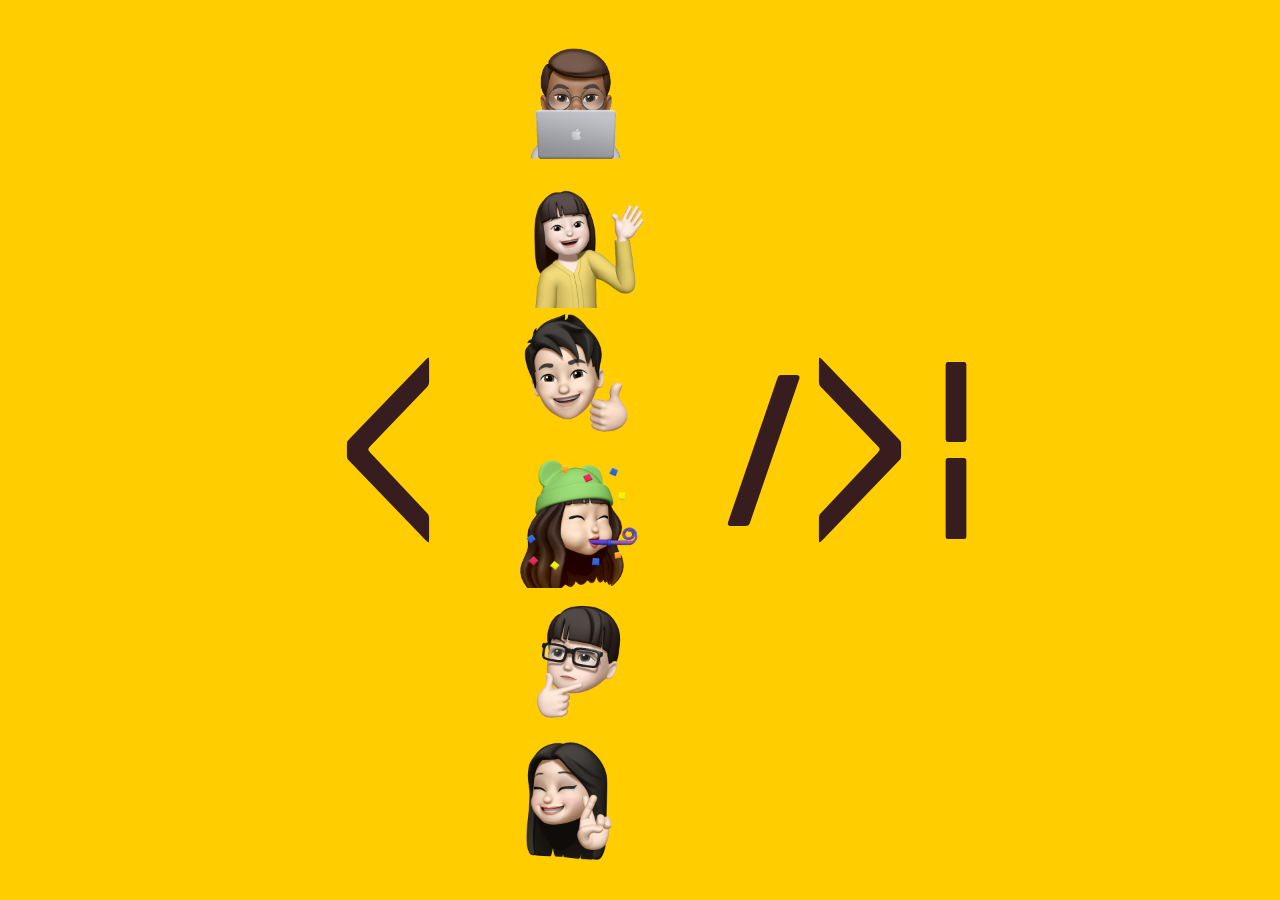
<file: index.html>
<!DOCTYPE html>
<html lang="en">
  <head>
    <meta charset="UTF-8" />
    <meta http-equiv="X-UA-Compatible" content="IE=edge" />
    <meta content="yes" name="apple-mobile-web-app-capable" />
    <meta
      content="minimum-scale=1.0, width=device-width, maximum-scale=1, user-scalable=no"
      name="viewport"
    />
    <title>Introduce</title>
    <link rel="stylesheet" href="./css/index.css" />
  </head>
  <body>
    <div class="prefix">&lt;</div>
    <div class="member">
      <ul>
        <li>
          <a href="./profiles/daeYoung.html">
            <div class="profile-box">
              <img src="images/daeYoung.png" alt="daeYoung" />
              <div class="alt">DaeYoung</div>
            </div>
          </a>
        </li>
        <li>
          <a href="./profiles/junseo.html">
            <div class="profile-box">
              <img src="./images/junseo.png" alt="junseo" />
              <div class="alt">Junseo</div>
            </div>
          </a>
        </li>
        <li>
          <a href="./profiles/changjoon.html">
            <div class="profile-box">
              <img src="./images/joon/face.png" alt="pilmo" />
              <div class="alt">Changjoon</div>
            </div>
          </a>
        </li>
      </ul>
      <ul>
        <li>
          <a href="./profiles/sori.html">
            <div class="profile-box">
              <img src="./images/sori.png" alt="pilmo" />
              <div class="alt">Sori</div>
            </div>
          </a>
        </li>
        <li>
          <a href="./profiles/pilmo.html">
            <div class="profile-box">
              <img src="./images/pilmo.png" alt="pilmo" />
              <div class="alt">Pilmo</div>
            </div>
          </a>
        </li>
        <li>
          <a href="./profiles/soyeon.html">
            <div class="profile-box">
              <img src="./images/soyeon.png" alt="soyeon" />
              <div class="alt">Soyeon</div>
            </div>
          </a>
        </li>
      </ul>
    </div>
    <div class="suffix">/&gt;</div>
  </body>
</html>
</file>
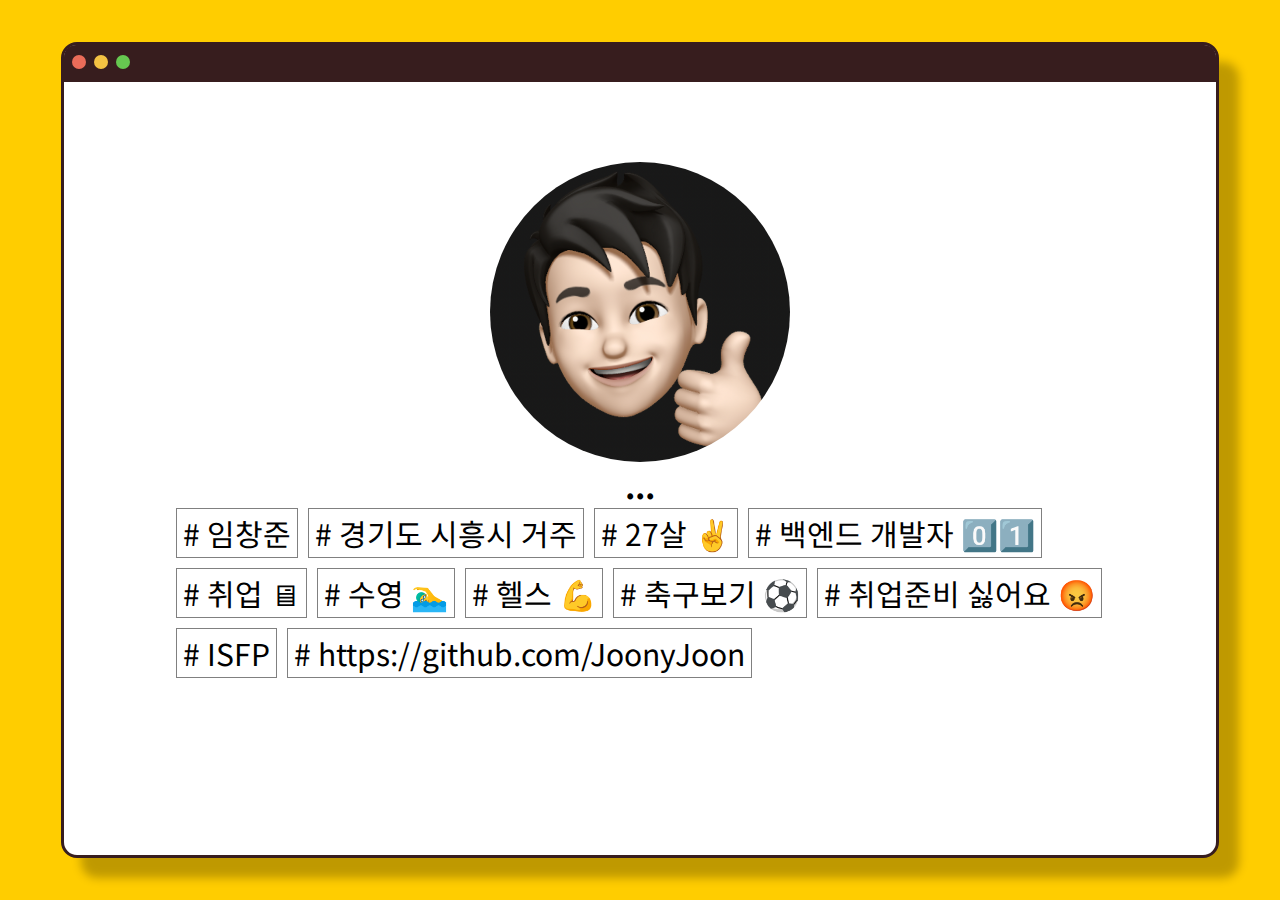
<file: profiles/changjoon.html>
<!DOCTYPE html>
<html lang="en">
  <head>
    <meta charset="UTF-8" />
    <meta http-equiv="X-UA-Compatible" content="IE=edge" />
    <meta name="viewport" content="width=device-width, initial-scale=1.0" />
    <title>Introduce - Changjoon</title>
    <link rel="stylesheet" href="../css/jsprofile.css" />
  </head>
  <body>
    <div class="window">
      <div class="window-header">
        <div class="btn-red"></div>
        <div class="btn-yel"></div>
        <div class="btn-grn"></div>
      </div>
      <div class="window-body">
        <div class="section">
          <div class="profile"><img src="../images/pic.png" /></div>
          <h1>...</h1>
          <article>
            <div class="tagbox">
              <p># 임창준</p>
            </div>
            <div class="tagbox">
              <p># 경기도 시흥시 거주</p>
            </div>
            <div class="tagbox">
              <p># 27살 ✌️</p>
            </div>
            <div class="tagbox">
              <p># 백엔드 개발자 0️⃣1️⃣</p>
            </div>
            <div class="tagbox">
              <p># 취업 🖥</p>
            </div>
            <div class="tagbox">
              <p># 수영 🏊‍♂️</p>
            </div>
            <div class="tagbox">
              <p># 헬스 💪</p>
            </div>
            <div class="tagbox">
              <p># 축구보기 ⚽️</p>
            </div>
            <div class="tagbox">
              <p># 취업준비 싫어요 😡</p>
            </div>
            <div class="tagbox">
              <p># ISFP</p>
            </div>
            <div class="tagbox">
              <p># https://github.com/JoonyJoon</p>
            </div>
          </article>
        </div>
      </div>
    </div>
  </body>
</html>
</file>
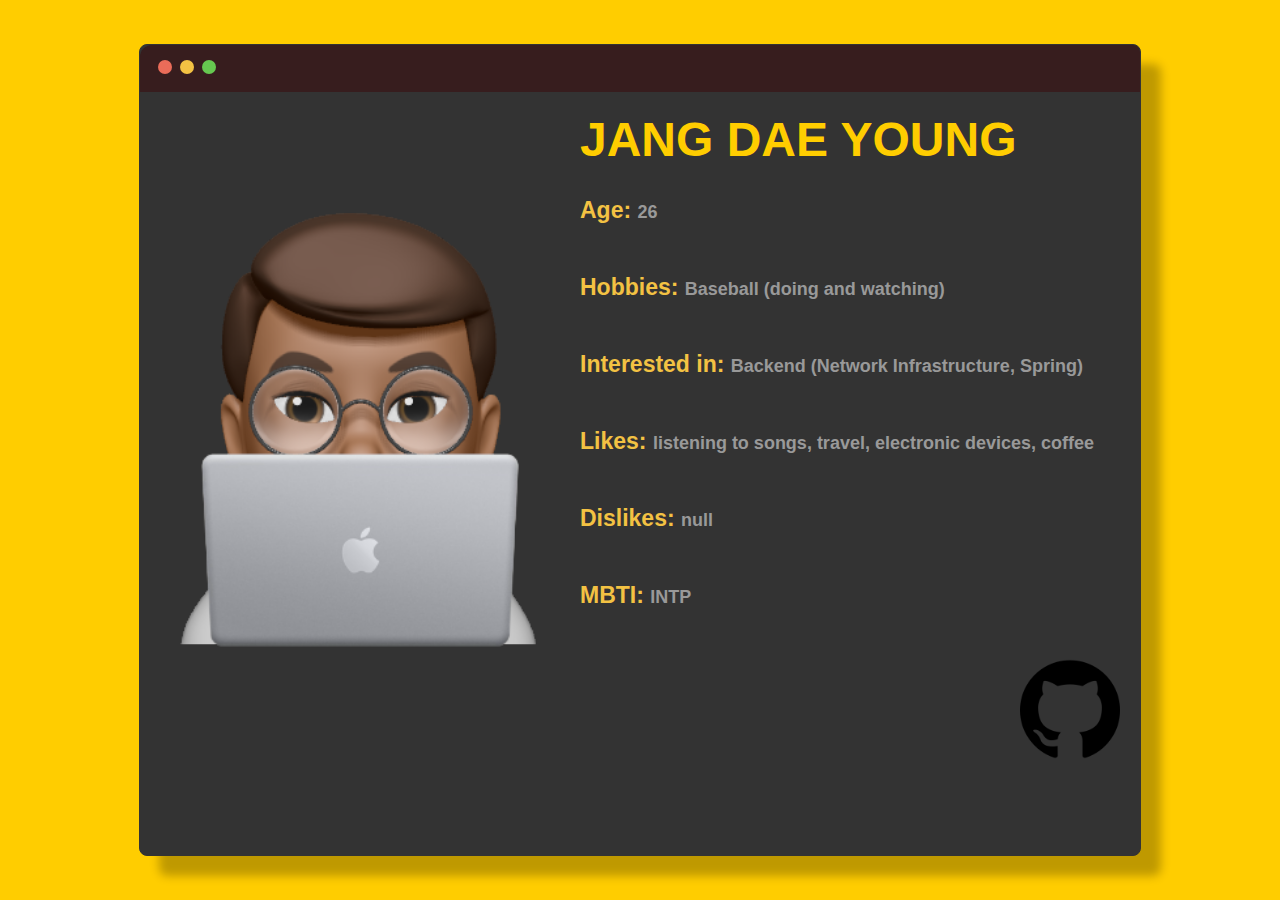
<file: profiles/daeYoung.html>
<!DOCTYPE html>
<html lang="en">
  <head>
    <meta charset="UTF-8" />
    <meta http-equiv="X-UA-Compatible" content="IE=edge" />
    <meta name="viewport" content="width=device-width, initial-scale=1.0" />
    <title>DaeYoung's Profile</title>
    <link rel="stylesheet" href="../css/profile.css" />
    <style>
      /* 스타일 추가 */
      body {
        font-family: "Nanum Gothic", sans-serif;
        text-align: center;
      }
      .window {
        border: 1px solid #333;
        background-color: #333333;
        border-radius: 8px;
        display: inline-block;
        margin: 30px auto;
        max-width: 1000px;
        overflow: hidden;
        width: 100%;
      }
      .window-header {
        background-color: #999;
        height: 20px;
        line-height: 20px;
        padding: 5px 10px;
        text-align: right;
      }
      .window-body {
        padding: 20px;
      }
      .profile-img {
        float: left;
        width: 400px;
        height: 550px;
        object-fit: cover;
        margin-right: 20px;
        margin-top: 20px;
        animation: rotate 1.5s infinite;
      }

      @keyframes rotate {
        from {
          transform: perspective(200px) rotateY(0deg);
        }
        to {
          transform: perspective(200px) rotateY(180deg);
        }
      }

      .profile-info {
        text-align: left;
      }
      .profile-info h1 {
        font-size: 48px; /* 글자 크기 */
        font-weight: bold; /* 굵기 */
        color: #ffcd00; /* 글자 색상 */
        text-transform: uppercase; /* 대문자 변환 */
      }
      .profile-info p {
        font-size: 23px;
        color: #f3c243;
        font-weight: bold;
        margin: 30px 10px 50px 10px;
      }
      .github-icon img {
        float: right;
        width: 100px;
        height: 100px;
      }
      span {
        font-size: 18px;
        font-weight: bold;
        color: #999999;
      }
    </style>
  </head>
  <body>
    <div class="window">
      <div class="window-header">
        <div class="btn-red"></div>
        <div class="btn-yel"></div>
        <div class="btn-grn"></div>
      </div>
      <div class="window-body">
        <img
          class="profile-img"
          src="../images/daeYoung.png"
          alt="DaeYoung's Profile Picture"
        />
        <div class="profile-info">
          <h1>Jang Dae Young</h1>
          <p class="age">Age: <span>26</span></p>
          <p class="hobbies">
            Hobbies: <span>Baseball (doing and watching)</span>
          </p>
          <p class="interest">
            Interested in: <span>Backend (Network Infrastructure, Spring)</span>
          </p>
          <p class="likes">
            Likes:
            <span>listening to songs, travel, electronic devices, coffee</span>
          </p>
          <p class="dislikes">Dislikes: <span>null</span></p>
          <p class="mbti">MBTI: <span>INTP</span></p>
        </div>
        <div class="github-icon">
          <a href="https://github.com/Longstick0">
            <img src="../images/githubLogo.png" alt="Github Icon" />
          </a>
        </div>
      </div>
    </div>
  </body>
</html>
</file>
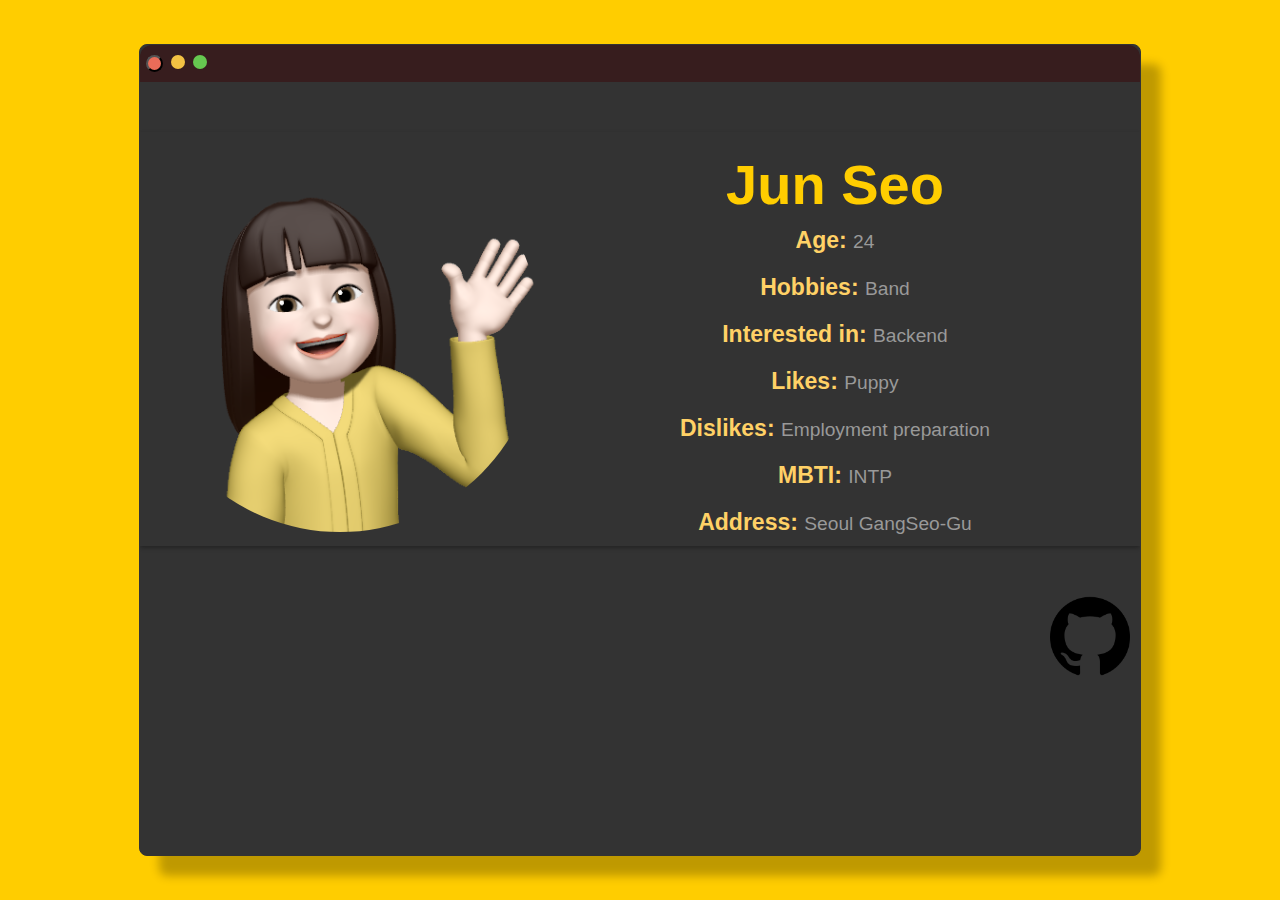
<file: profiles/junseo.html>
<!DOCTYPE html>
<html lang="en">
  <head>
    <meta charset="UTF-8" />
    <meta http-equiv="X-UA-Compatible" content="IE=edge" />
    <meta name="viewport" content="width=device-width, initial-scale=1.0" />
    <title>JunSeo's Profile</title>
    <link rel="stylesheet" href="../css/profile.css" />
    <style>
      body {
        font-family: 'Nanum Gothic', sans-serif;
        text-align: center;
      }
      .window {
        border: 1px solid #333;
        background-color: #333333;
        border-radius: 8px;
        display: inline-block;
        margin: 30px auto;
        max-width: 1000px;
        overflow: hidden;
        width: 100%;
      }
      #container {
        display: flex;
        justify-content: space-between;
        margin: 50px auto;
        max-width: 900px;
        background-color: #333333;
        padding-right: 150px;
        box-shadow: 0 2px 4px rgba(0, 0, 0, 0.3);
      }

      #container img {
        width: 300px;
        height: 300px;
        object-fit: cover;
        border-radius: 50%;
      }

      #container div {
        display: flex;
        flex-direction: column;
        justify-content: center;
        align-items: center;
      }

      h1 {
        font-size: 3rem;
        margin: 20px 0 0;
      }

      p {
        font-size: 1.2rem;
        color: #999999;
        margin: 10px 0;
        text-align: center;
      }

      #name {
        font-weight: bold;
        font-size: 3.5rem;
        color: #ffcd00;
      }
      #container img {
        width: 400px;
        height: 400px;
      }

      #age span,
      #hobbies span,
      #interest span,
      #likes span,
      #dislikes span,
      #mbti span,
      #address span {
        font-weight: bold;
        font-size: 23px;
        color: #ffd166;
      }
      .github-icon {
        float: right;
        width: 100px;
        height: 100px;
      }
      .btn-red {
        width: 17px;
        height: 17px;
        border-radius: 50%;
        margin-left: 6px;
      }
    </style>
  </head>
  <body>
    <div class="window">
      <div class="window-header">
        <button class="btn-red" onclick="window.history.back()"></button>
        <div class="btn-yel"></div>
        <div class="btn-grn"></div>
      </div>
      <div class="window-body">
        <div id="container">
          <img src="../images/junseo.png" alt="Profile Picture" />
          <div>
            <h1><span id="name">Jun Seo</span></h1>
            <p id="age"><span>Age: </span>24</p>
            <p id="hobbies"><span>Hobbies: </span>Band</p>
            <p id="interest"><span>Interested in: </span>Backend</p>
            <p id="likes"><span>Likes: </span>Puppy</p>
            <p id="dislikes"><span>Dislikes: </span>Employment preparation</p>
            <p id="mbti"><span>MBTI: </span>INTP</p>
            <p id="address"><span>Address: </span>Seoul GangSeo-Gu</p>
          </div>
        </div>
        <div class="github-icon">
          <a href="https://github.com/def30">
            <img
              src="../images/githubLogo.png"
              alt="Github Icon"
              width="80px"
              height="80px"
            />
          </a>
        </div>
      </div>
    </div>
  </body>
</html>
</file>
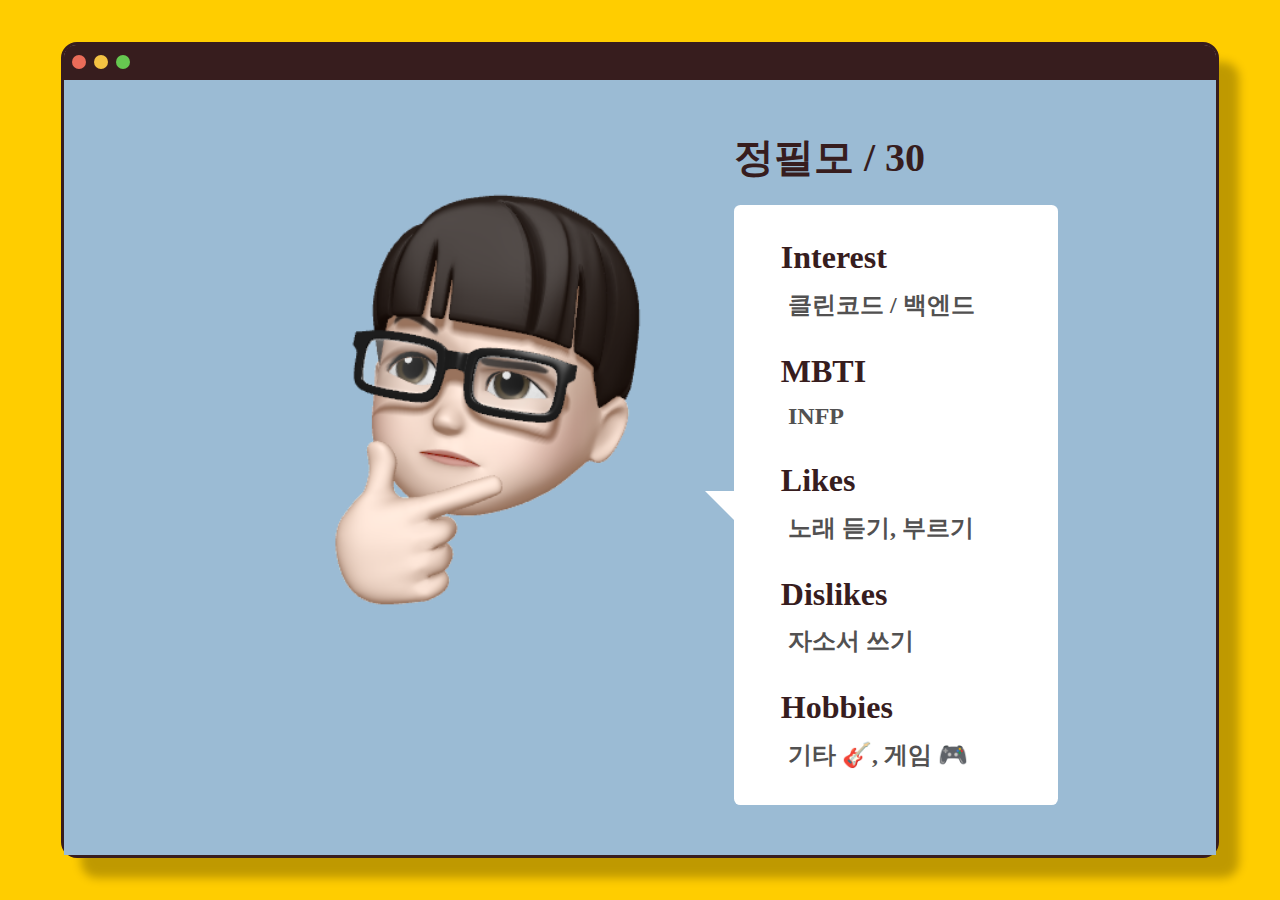
<file: profiles/pilmo.html>
<!DOCTYPE html>
<html lang="en">
  <head>
    <meta charset="UTF-8" />
    <meta http-equiv="X-UA-Compatible" content="IE=edge" />
    <meta name="viewport" content="width=device-width, initial-scale=1.0" />
    <title>Introduce - Pilmo</title>
    <link rel="stylesheet" href="../css/profile.css" />
    <link
      href="https://hangeul.pstatic.net/hangeul_static/css/nanum-square-neo.css"
      rel="stylesheet"
    />
    <style>
      body {
        font-family: 'NanumSquareNeo', serif;
      }

      .window-body {
        display: flex;
        justify-content: center;
        flex-wrap: wrap;
        align-content: center;
        width: 100%;
        height: 100%;
        background-color: #9bbbd4;
      }

      #profile-img {
        width: 40vw;
        height: 40vw;
        position: relative;
      }

      #profile-img::after {
        display: block;
        padding-bottom: 100%;
      }
      .content {
        position: absolute;
        top: 0;
        left: 0;
        width: 100%;
        height: 100%;
        object-fit: cover;
        border-radius: 50%;
      }

      h1 {
        font-size: 2.5em;
        margin-bottom: 20px;
        color: #371d1e;
      }

      h2 {
        color: #371d1e;
        font-size: 2em;
        margin: 5%;
      }

      p {
        font-size: 1.5em;
        color: rgb(82, 81, 81);
        text-indent: 20px;
        font-weight: bold;
      }

      .sub {
        margin: 10%;
      }

      .chat {
        position: relative;
        background: #ffffff;
        border-radius: 0.4em;
        width: 320px;
        padding: 2px 2px;
      }

      .chat:after {
        content: '';
        position: absolute;
        left: 0;
        top: 50%;
        width: 0;
        height: 0;
        border: 29px solid transparent;
        border-right-color: #ffffff;
        border-left: 0;
        border-top: 0;
        margin-top: -14.5px;
        margin-left: -29px;
      }
    </style>
  </head>
  <body>
    <div class="window">
      <div class="window-header">
        <a href="../index.html"><div class="btn-red"></div></a>
        <div class="btn-yel"></div>
        <div class="btn-grn"></div>
      </div>
      <div class="window-body">
        <div class="profile">
          <div id="profile-img">
            <img class="content" src="../images/pilmo.png" alt="pilmo" />
          </div>
        </div>
        <div class="introduce">
          <h1>정필모 / 30</h1>
          <div class="chat">
            <div class="sub">
              <h2>Interest</h2>
              <p>클린코드 / 백엔드</p>
            </div>
            <div class="sub">
              <h2>MBTI</h2>
              <p>INFP</p>
            </div>
            <div class="sub">
              <h2>Likes</h2>
              <p>노래 듣기, 부르기</p>
            </div>
            <div class="sub">
              <h2>Dislikes</h2>
              <p>자소서 쓰기</p>
            </div>
            <div class="sub">
              <h2>Hobbies</h2>
              <p>기타 🎸, 게임 🎮</p>
            </div>
          </div>
        </div>
      </div>
    </div>
  </body>
</html>
</file>
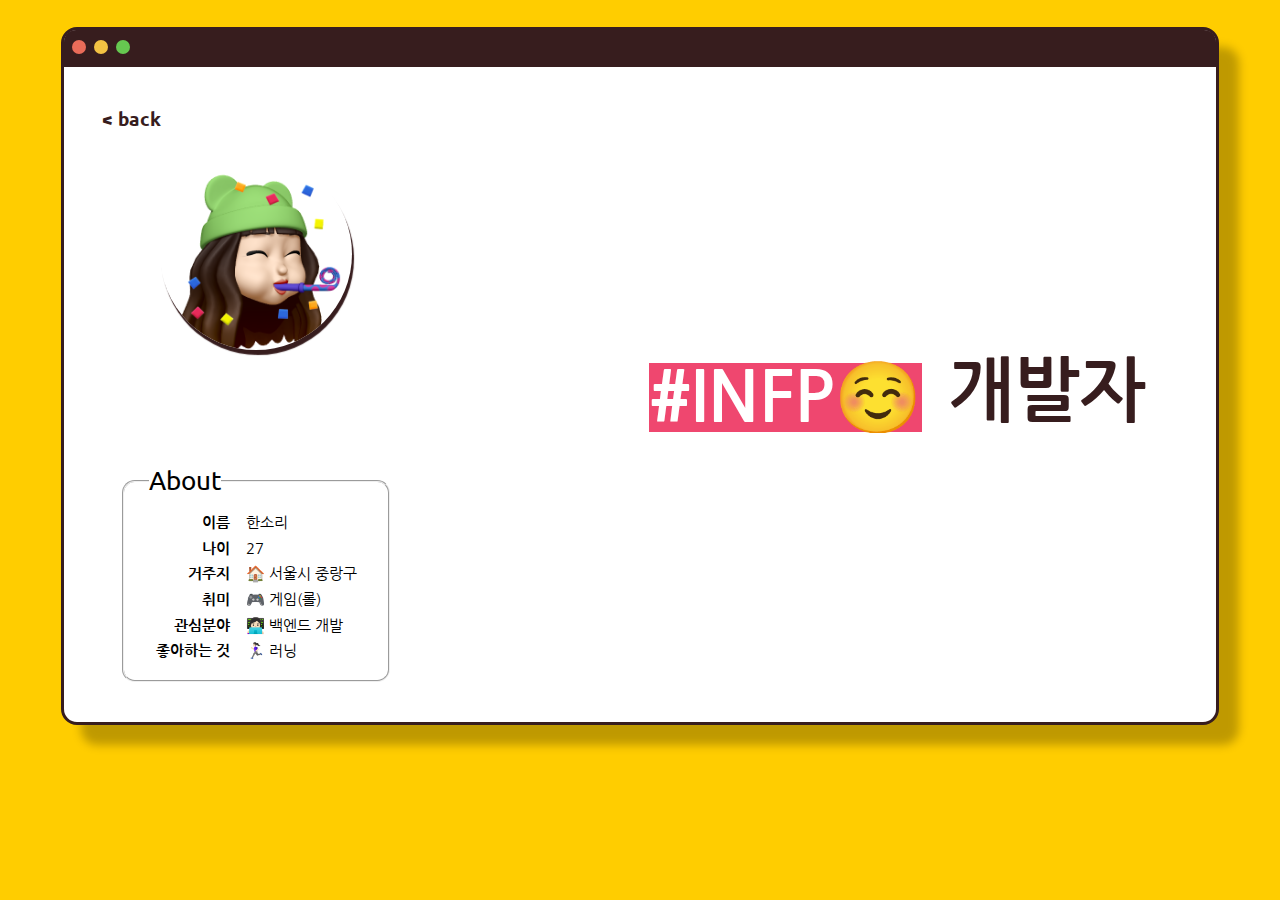
<file: profiles/sori.html>
<!DOCTYPE html>
<html lang="en">
  <head>
    <meta charset="UTF-8" />
    <meta http-equiv="X-UA-Compatible" content="IE=edge" />
    <meta name="viewport" content="width=device-width, initial-scale=1.0" />
    <title>Introduce - Sori</title>
    <link rel="stylesheet" href="../css/sori.css" />
    <link
      rel="stylesheet"
      href="https://cdnjs.cloudflare.com/ajax/libs/font-awesome/6.4.0/css/all.min.css"
      integrity="sha512-iecdLmaskl7CVkqkXNQ/ZH/XLlvWZOJyj7Yy7tcenmpD1ypASozpmT/E0iPtmFIB46ZmdtAc9eNBvH0H/ZpiBw=="
      crossorigin="anonymous"
      referrerpolicy="no-referrer"
    />
  </head>
  <body>
    <div class="window">
      <div class="window-header">
        <div class="btn-red"></div>
        <div class="btn-yel"></div>
        <div class="btn-grn"></div>
      </div>
      <div class="window-body">
        <aside>
          <div class="back"><a href="../index.html">&lt; back</a></div>
          <div class="profile">
            <img
              src="../images/sori.png"
              alt="profile picture"
              class="profile-img"
            />
          </div>
          <div class="social">
            <div class="instagram">
              <a href="http://instagram.com/so._.ri" target="_blank">
                <i class="fa-brands fa-instagram fa-2xl"></i>
              </a>
            </div>
            <div class="mail">
              <a href="mailto:thfl0131@naver.com">
                <i class="fa-solid fa-envelope fa-2xl"></i>
              </a>
            </div>
          </div>
          <div class="info">
            <fieldset>
              <legend>About</legend>
              <table>
                <tr>
                  <th>이름</th>
                  <td>한소리</td>
                </tr>
                <tr>
                  <th>나이</th>
                  <td>27</td>
                </tr>
                <tr>
                  <th>거주지</th>
                  <td>🏠 서울시 중랑구</td>
                </tr>
                <tr>
                  <th>취미</th>
                  <td>🎮 게임(롤)</td>
                </tr>
                <tr>
                  <th>관심분야</th>
                  <td>👩🏻‍💻 백엔드 개발</td>
                </tr>
                <tr>
                  <th>좋아하는 것</th>
                  <td>🏃🏻‍♀️ 러닝</td>
                </tr>
              </table>
            </fieldset>
          </div>
        </aside>
        <main>
          <div class="switching-box">
            <ul class="switching-box-list">
              <li class="switching-box-list-item">
                <span class="item-1">#INFP☺️</span>
              </li>
              <li class="switching-box-list-item">
                <span class="item-2">#백엔드👩🏻‍💻</span>
              </li>
              <li class="switching-box-list-item">
                <span class="item-3">#달리는🏃🏻‍♀️</span>
              </li>
              <li class="switching-box-list-item">
                <span class="item-4">#성장하는🌱</span>
              </li>
              <li class="switching-box-list-item">
                <span class="item-5">#기계공학과🤖</span>
              </li>
              <li class="switching-box-list-item">
                <span class="item-6">#T1_WIN🔥</span>
              </li>
            </ul>
            <p class="switching-box-text">개발자</p>
          </div>
        </main>
      </div>
    </div>
  </body>
</html>
</file>
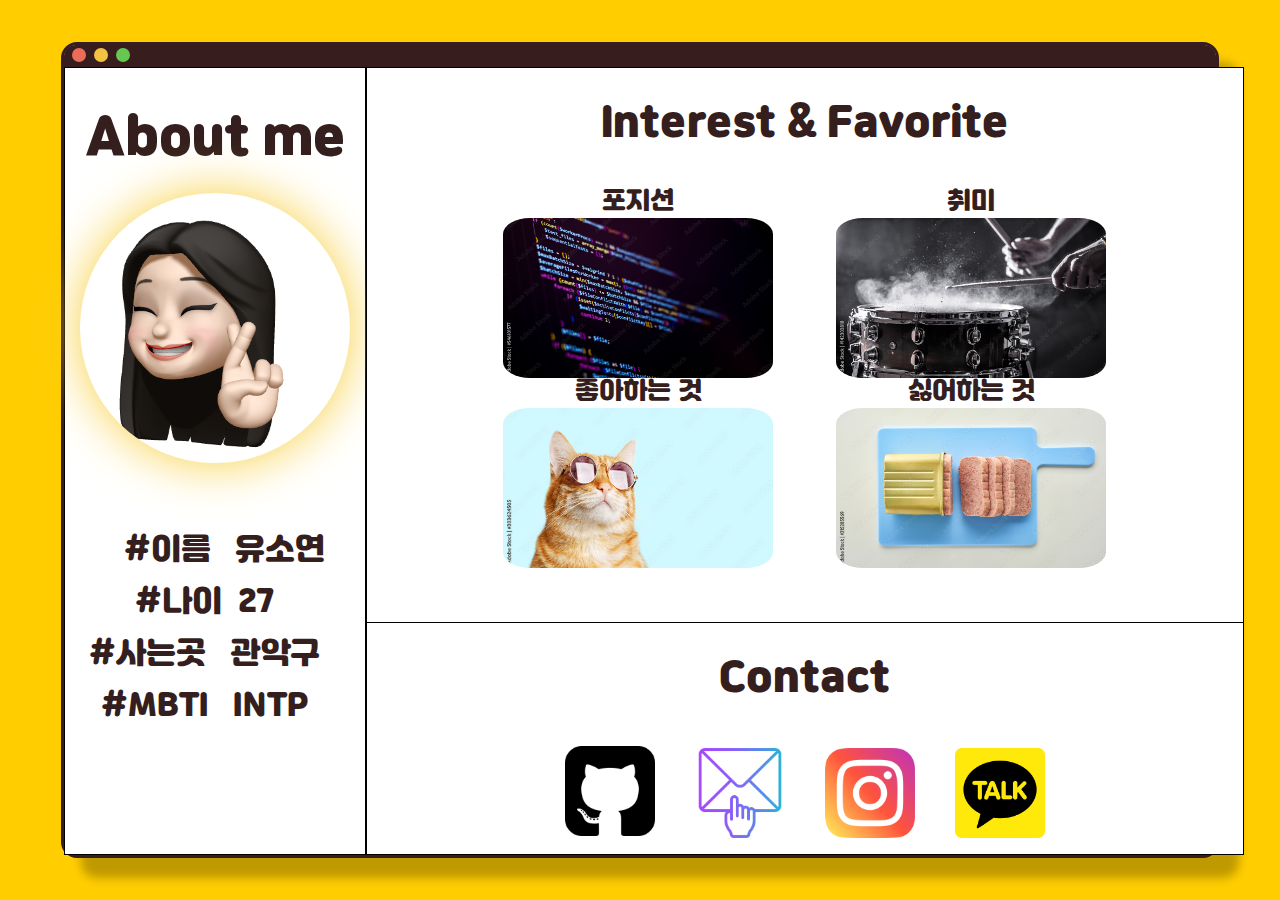
<file: profiles/Soyeon.html>
<!DOCTYPE html>
<html lang="en">
  <head>
    <meta charset="UTF-8" />
    <meta http-equiv="X-UA-Compatible" content="IE=edge" />
    <meta name="viewport" content="width=device-width, initial-scale=1.0" />
    <title>Soyeon</title>
    <link rel="stylesheet" href="../css/profile.css" />
    <link rel="stylesheet" href="../css/Soyeon.css" />
    <style></style>
  </head>
  <body>
    <div class="window">
      <div class="window-header">
        <div class="btn-red"></div>
        <div class="btn-yel"></div>
        <div class="btn-grn"></div>
      </div>
      <div class="window-body">
        <div id="wrapper">
          <div class="box profile">
            <h1 class="about_me">About me</h1>
            <img id="circle" src="../images/joon/soyeon.png" />
            <div class="profile_detail">
              &nbsp;&nbsp;&nbsp;&nbsp;&nbsp;#이름&nbsp;&nbsp;&nbsp;유소연
            </div>
            <div class="profile_detail">#나이&nbsp;&nbsp;27</div>
            <div class="profile_detail">#사는곳&nbsp;&nbsp;&nbsp;관악구</div>
            <div class="profile_detail">#MBTI&nbsp;&nbsp;&nbsp;INTP</div>
          </div>
          <div class="box specification">
            <h2 class="contact_me">Interest & Favorite</h2>
            <div class="spe">
              <div class="cif">
                <h2>포지션</h2>
                <img class="spe_image" src="../images/joon/backend.jpeg" />
              </div>
              <div class="cif">
                <h2>취미</h2>
                <img class="spe_image" src="../images/joon/drum.jpeg" />
              </div>
            </div>
            <div class="spe">
              <div class="cif">
                <h2>좋아하는 것</h2>
                <img class="spe_image" src="../images/joon/cat.jpeg" />
              </div>
              <div class="cif">
                <h2>싫어하는 것</h2>
                <img class="spe_image" src="../images/joon/spam.jpeg" />
              </div>
            </div>
          </div>
          <div class="box contact">
            <h2 class="contact_me">Contact</h2>
            <div class="image-container">
              <a href="https://github.com/loverduck"
                ><img
                  class="logo"
                  src="../images/joon/github.png"
                  width="90px"
                  alt="github"
              /></a>
              <img
                class="logo"
                src="../images/joon/email.png"
                width="90px"
                alt="email"
              />
              <img
                class="logo"
                src="../images/joon/instagram.png"
                width="90px"
                alt="instagram"
              />
              <img
                class="logo"
                src="../images/joon/kakaotalk.png"
                width="90px"
                alt="kakaotalk"
              />
            </div>
          </div>
        </div>
      </div>
    </div>
  </body>
</html>
</file>
<file: css/index.css>
@import url(https://fonts.googleapis.com/css?family=Nanum+Gothic+Coding:regular,700);
@import url(https://fonts.googleapis.com/css?family=Ubuntu:300,300italic,regular,italic,500,500italic,700,700italic);

* {
  margin: 0;
  padding: 0;
}

body {
  overflow-x: hidden;
  align-items: center;
  background-color: #ffcd00;
  display: flex;
  flex-direction: row;
  height: 100vh;
  justify-content: center;
  width: 100vw;
}

body div {
  display: inherit;
}

.member {
  display: inherit;
  flex-direction: column;
  width: 60%;
}

.member ul {
  display: inherit;
  flex-flow: wrap;
  justify-content: space-evenly;
  list-style-type: none;
  width: 100%;
}

.member ul:first-child {
  margin-bottom: 2rem;
}

.member li {
  align-items: center;
  display: inherit;
  height: 10vw;
  justify-content: center;
  min-height: 150px;
  min-width: 150px;
  width: 10vw;
}

.member .alt {
  background-color: rgba(255, 255, 255, 0.7);
  color: #371d1e;
  font-family: 'ubuntu', sans-serif;
  font-size: 2em;
  font-weight: 600;
  opacity: 0%;
  position: absolute;
  text-align: center;
  top: 40%;
  transition: all 0.5s ease-in-out;
  width: 100%;
}

.member a:hover .alt {
  opacity: 100%;
  transform: scale(1.5);
}

.member .profile-box {
  position: relative;
}

.member li img {
  width: 100%;
}

.member a img {
  transition: all 0.5s linear;
}

.member a:hover img {
  opacity: 70%;
  transform: scale(2);
}

.prefix,
.suffix {
  color: #371d1e;
  font-family: 'Nanum Gothic Coding', sans-serif;
  font-size: 15vw;
  font-weight: 800;
}

.prefix {
  justify-content: flex-end;
  width: 10%;
}

.suffix {
  width: 20%;
}

.suffix::after {
  animation: blink 1s step-end infinite;
  content: '|';
}

@keyframes blink {
  50% {
    opacity: 0;
  }
}

@media (max-height: 700px) {
  body {
    justify-content: center;
  }
  .member {
    flex-direction: column;
    width: 200px;
  }
  .member ul {
    flex-direction: column;
    align-items: center;
  }
  .member ul:first-child {
    margin-bottom: 0;
  }
  .member li {
    min-width: 100px;
    min-height: 100px;
  }
}

@media (min-height: 700px) and (max-height: 900px) {
  body {
    justify-content: center;
  }
  .member {
    flex-direction: column;
    width: 240px;
  }
  .member ul {
    flex-direction: column;
    align-items: center;
  }
  .member ul:first-child {
    margin-bottom: 0;
  }
  .member li {
    min-width: 120px;
    min-height: 120px;
  }
}

@media (min-height: 900px) and (max-height: 950px) {
  body {
    justify-content: center;
  }
  .member {
    flex-direction: column;
    width: 280px;
  }
  .member ul {
    flex-direction: column;
    align-items: center;
  }
  .member ul:first-child {
    margin-bottom: 0;
  }
  .member li {
    min-width: 140px;
    min-height: 140px;
  }
}
</file>
<file: css/jsprofile.css>
@import url(https://fonts.googleapis.com/css?family=Noto+Sans+KR:100,300,regular,500,700,900);

* {
  margin: 0;
  padding: 0;
  font-family: 'Noto Sans KR', sans-serif;
}

body {
  align-items: center;
  background-color: #ffcd00;
  display: flex;
  flex-direction: row;
  height: 100vh;
  justify-content: center;
  width: 100vw;
}

.window {
  display: inherit;
  flex-direction: column;
  height: 90%;
  width: 90%;
  background-color: white;
  border-radius: 1rem;
  border: 3px solid #371d1e;
  box-shadow: 20px 20px 10px rgba(0, 0, 0, 0.25);
}

.window .window-header {
  display: flex;
  align-items: center;
  border-radius: 12px 12px 0 0;
  width: 100%;
  height: 2.3rem;
  background-color: #371d1e;
}

.window-header div {
  width: 14px;
  height: 14px;
  border-radius: 50%;
  margin-left: 8px;
  margin-bottom: 2px;
}

.window-header .btn-red {
  background-color: #ea6c59;
}

.window-header .btn-yel {
  background-color: #f3c243;
}

.window-header .btn-grn {
  background-color: #66c850;
}

.profile {
  z-index: 4;
  width: 300px;
  min-height: 300px;
  margin-top: 80px;
  display: flex;
  justify-content: center;
  align-items: center;
  transition: transform 0.3s;
}

.section {
  display: flex;
  justify-content: flex-start;
  align-items: center;
  flex-direction: column;
}

.profile > img {
  z-index: 2;
  width: 300px;
  height: 300px;
  object-fit: cover;
  border-radius: 50%;
  transform-origin: center;
}
article {
  width: 58rem;
  display: flex;
  gap: 10px;
  flex-wrap: wrap;
  align-content: flex-start;
  z-index: 3;
}
.tagbox {
  border: 1px solid gray;
  width: min-content;
  height: min-content;
  transition: transform 0.3s, border-color 0.3s 0.2s;
}

.tagbox > p {
  margin: 2px 6px;
  font-size: 30px;
  white-space: nowrap;
  font-weight: 400;
}

.tagbox:hover {
  transform: translateY(-10px);
  border-color: blanchedalmond;
}
</file>
<file: css/profile.css>
* {
  margin: 0;
  padding: 0;
}

body {
  align-items: center;
  background-color: #ffcd00;
  display: flex;
  flex-direction: row;
  height: 100vh;
  justify-content: center;
  width: 100vw;
}

.window {
  display: inherit;
  flex-direction: column;
  height: 90%;
  width: 90%;
  background-color: white;
  border-radius: 1rem;
  border: 3px solid #371d1e;
  box-shadow: 20px 20px 10px rgba(0, 0, 0, 0.25);
}

.window .window-header {
  display: flex;
  align-items: center;
  border-radius: 12px 12px 0 0;
  width: 100%;
  height: 2.3rem;
  background-color: #371d1e;
}

.window-header div {
  width: 14px;
  height: 14px;
  border-radius: 50%;
  margin-left: 8px;
  margin-bottom: 2px;
}

.window-header .btn-red {
  background-color: #ea6c59;
}

.window-header .btn-yel {
  background-color: #f3c243;
}

.window-header .btn-grn {
  background-color: #66c850;
}
</file>
<file: css/sori.css>
@import url(https://fonts.googleapis.com/css?family=Ubuntu:300,300italic,regular,italic,500,500italic,700,700italic);
@import url(https://fonts.googleapis.com/css?family=Nanum+Gothic:regular,700,800);

* {
  margin: 0;
  padding: 0;
  font-family: 'Nanum Gothic', sans-serif;
}

a {
  text-decoration: none;
}
a:link,
a:visited,
a:hover,
a:active {
  color: #371d1e;
}

body {
  align-items: center;
  background-color: #ffcd00;
  display: flex;
  flex-direction: row;
  justify-content: center;
  width: 100vw;
}

.window {
  display: inherit;
  flex-direction: column;
  height: 90%;
  width: 90%;
  background-color: white;
  border-radius: 1rem;
  border: 3px solid #371d1e;
  box-shadow: 20px 20px 10px rgba(0, 0, 0, 0.25);
  margin: 3vh 0;
}

.window .window-header {
  display: flex;
  align-items: center;
  border-radius: 12px 12px 0 0;
  width: 100%;
  height: 2.3rem;
  background-color: #371d1e;
}

.window-header div {
  width: 14px;
  height: 14px;
  border-radius: 50%;
  margin-left: 8px;
  margin-bottom: 2px;
}

.window-header .btn-red {
  background-color: #ea6c59;
}

.window-header .btn-yel {
  background-color: #f3c243;
}

.window-header .btn-grn {
  background-color: #66c850;
}

.window-body {
  display: grid;
  width: 100%;
  height: 100%;
  grid-template-columns: 1fr 2fr;
  grid-template-rows: 1fr;
}

.window-body aside {
  display: flex;
  flex-direction: column;
  padding: 3vh 0;
  align-items: center;
}

.window-body aside div {
  margin-bottom: 1vw;
  display: inherit;
}

.window-body aside .back {
  display: inherit;
  align-items: center;
  align-self: flex-start;
  width: 100%;
  height: 4vw;
  padding-left: 3vw;
}

.window-body aside .back a {
  font-family: 'Ubuntu', sans-serif;
  font-weight: 600;
  font-size: 1.5vw;
}

.profile .profile-img {
  border-radius: 50%;
  box-shadow: 2px 5px 1px #371d1e;
  width: 15vw;
  height: 15vw;
}

.window-body .social {
  display: inherit;
  align-items: center;
  justify-content: space-evenly;
  flex-direction: row;
  height: 10vh;
  width: 50%;
}

.window-body .social div {
  width: auto;
  align-items: center;
  justify-content: center;
  margin-bottom: 0;
}

.window-body .social div > i {
  display: inherit;
  align-items: center;
  justify-content: center;
  width: 5vw;
  height: 5vw;
  color: #371d1e;
}

.window-body .social div a:hover i {
  position: relative;
  bottom: 1vh;
}

.info {
  width: 70%;
}

.info fieldset {
  border-radius: 1vw;
  width: 100%;
}

.info legend {
  font-family: 'Ubuntu', sans-serif;
  font-size: 2vw;
  margin-left: 2vw;
  margin-bottom: 1vw;
}

.info fieldset table {
  width: 100%;
  margin-bottom: 1rem;
  border-spacing: 0px;
  font-size: 1.2vw;
}

.info fieldset table tr {
  line-height: 2vw;
}

.info fieldset table th {
  width: 40%;
  text-align: right;
}

.info fieldset table td {
  width: 60%;
  padding-left: 1rem;
}

.window-body main {
  display: flex;
  justify-content: flex-end;
  margin-right: 5vw;
  align-items: center;
  padding: 0.5vw;
}

/* 테블릿 세로 (해상도 768px ~ 1023px)*/
@media all and (min-width: 768px) and (max-width: 1023px) {
}

@media all and (max-width: 767px) {
  .window-body {
    grid-template-columns: 1fr;
    grid-template-rows: 1fr 1fr;
  }
  .profile .profile-img {
    width: 40vw;
    height: 40vw;
  }
  .window-body aside .back {
    margin-top: 1vw;
  }
  .window-body aside .back a {
    font-size: 5vw;
  }
  .window-body aside div {
    margin-bottom: 4vw;
  }
  .info legend {
    font-size: 5vw;
    margin-left: 4vw;
  }
  .info fieldset table {
    font-size: 3vw;
    margin: 5vw 0;
  }
  .info fieldset table tr {
    line-height: 6vw;
  }
  .window-body {
    grid-template-rows: 5fr 1fr;
  }
  .window-body aside {
    padding-bottom: 0;
  }
  .window-body main {
    align-items: center;
    justify-content: center;
  }
}

.switching-box {
  display: flex;
  overflow: hidden;
  height: 6vw;
  font-size: 5.5vw;
  color: #371d1e;
  font-weight: 600;
}

.switching-box-list {
  line-height: 6.5vw;
  list-style-type: none;
  text-align: right;
  animation: change 10s infinite;
}

.switching-box-text {
  margin-left: 2vw;
}

.item-1 {
  background-color: #ef476f;
  color: white;
}

.item-2 {
  background-color: #ffd166;
}

.item-3 {
  background-color: #06d6a0;
  color: white;
}

.item-4 {
  background-color: #118ab2;
  color: white;
}

.item-5 {
  background-color: #073b4c;
  color: white;
}

.item-6 {
  background-color: #d63742;
  color: white;
}

@keyframes change {
  0%,
  12.66%,
  100% {
    transform: translate3d(0, 0, 0);
  }
  16.66%,
  29.32% {
    transform: translate3d(0, -6.5vw, 0);
  }
  33.32%,
  45.98% {
    transform: translate3d(0, -13vw, 0);
  }
  49.98%,
  62.64% {
    transform: translate3d(0, -19.5vw, 0);
  }
  66.64%,
  79.3% {
    transform: translate3d(0, -26vw, 0);
  }
  83.3%,
  95.96% {
    transform: translate3d(0, -32.5vw, 0);
  }
}
</file>
<file: css/Soyeon.css>
@font-face {
  font-family: "Jalnan";
  src: url("../fonts/Jalnan.ttf") format("truetype");
}
* {
  font-family: "Jalnan";
}
#wrapper {
  width: 100%;
  display: grid;
  grid-template-columns: (1fr, 1fr, 1fr);
  grid-template-rows: (1fr, 1fr, 1fr, 1fr);
}
#circle {
  align-self: center;
  width: 30vh;
  margin-top: 30px;
  margin-bottom: 50px;
  border-radius: 50%;
  box-shadow: 0px 0px 50px rgb(248, 207, 62);
}

.box {
  padding: 15px;
  color: #fff;
  font-weight: bold;
  text-align: center;
}

.about_me {
  margin-top: 3vh;
  font-size: 50px;
}

.profile {
  margin-top: 0;
  display: flex;
  flex-direction: column;
  color: rgb(52, 31, 30);
  border: 1px solid black;
  background-color: white;
  height: 84vh;
  grid-row: 1/4;
  /*grid-row: 2/4;*/
  grid-column: 1/2;
}
.profile_detail {
  margin-right: 20px;
  margin-top: 20px;
  justify-content: center;
  display: flex;
  flex-direction: column;
  align-items: center;
  text-align: end;
  font-size: 30px;
}

.profile_detail2 {
  color: black;
  margin-left: 10px;
}

.specification {
  display: flex;
  flex-direction: column;
  color: rgb(52, 31, 30);
  border: 1px solid black;
  background-color: white;
  grid-column: 2/4;
  grid-row: 1/4;
}

.spe {
  display: flex;
  flex-direction: row;
  height: 15%;
  margin: 2vw 10vh;
  margin-top: 3vh;
  margin-bottom: 50px;
}
.cif {
  width: 26vw;
  text-align: centerw;
}

.spe_image {
  margin-top: 5px;
  border-radius: 10%;
  width: 270px;
  height: 160px;
  z-index: 5;
}

.contact {
  color: rgb(52, 31, 30);
  border: 1px solid black;
  background-color: white;
  grid-column: 2/4;
  grid-row: 3/4;
}
.contact_me {
  margin-top: 2vh;
  margin-bottom: 2vh;
  font-size: 40px;
}
.image-container {
  display: flex;
  flex-direction: row;
  align-items: center;
  justify-content: center;
}

.logo {
  margin-left: 20px;
  margin-right: 20px;
  margin-top: 30px;
  margin-bottom: 0px;
}
</file>
